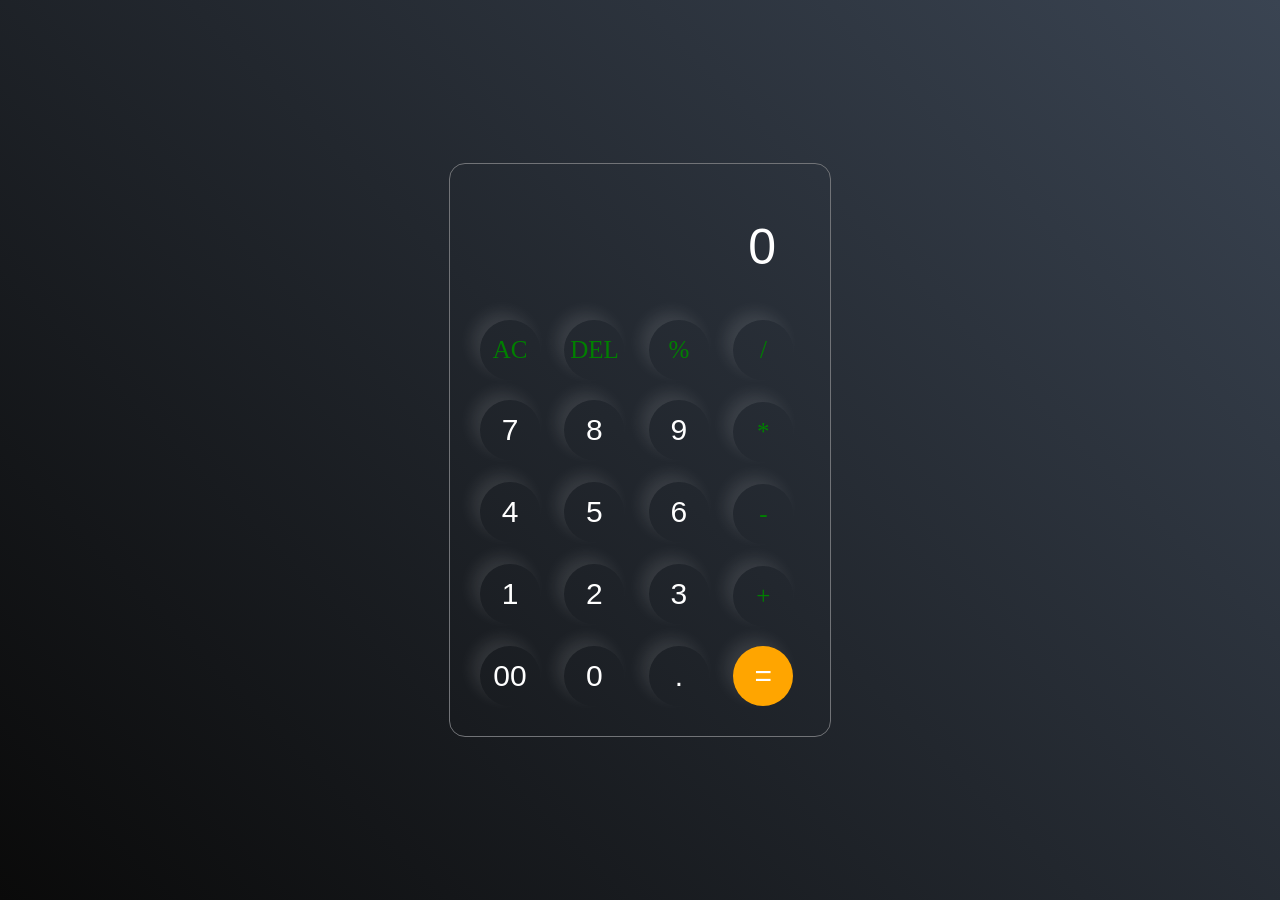
<file: Calculator Project/index.html>
<!DOCTYPE html>
<html lang="en">
<head>
    <meta charset="UTF-8">
    <meta name="viewport" content="width=device-width, initial-scale=1.0">
    <link rel="stylesheet" href="style.css">
    <title>CALCULATOR PROJECT</title>
</head>
<body>
    <div class="calculator">
        <input type="text" placeholder="0" id="inputBox">
        <div> 
            <button class="operator">AC</button>
            <button  class="operator">DEL</button>
            <button  class="operator">%</button>
            <button class="operator">/</button>

        </div>
        <div> 
            <button>7</button>
            <button>8</button>
            <button>9</button>
            <button class="operator">*</button>

        </div>
        <div> 
            <button>4</button>
            <button>5</button>
            <button>6</button>
            <button class="operator">-</button>

        </div>
        <div> 
            <button>1</button>
            <button>2</button>
            <button>3</button>
            <button class="operator">+</button>

        </div>
        <div> 
            <button>00</button>
            <button>0</button>
            <button>.</button>
            <button class="equalBtn">=</button>

        </div>
    </div>
    <script src="app.js"></script>
</body>
</html>
</file>
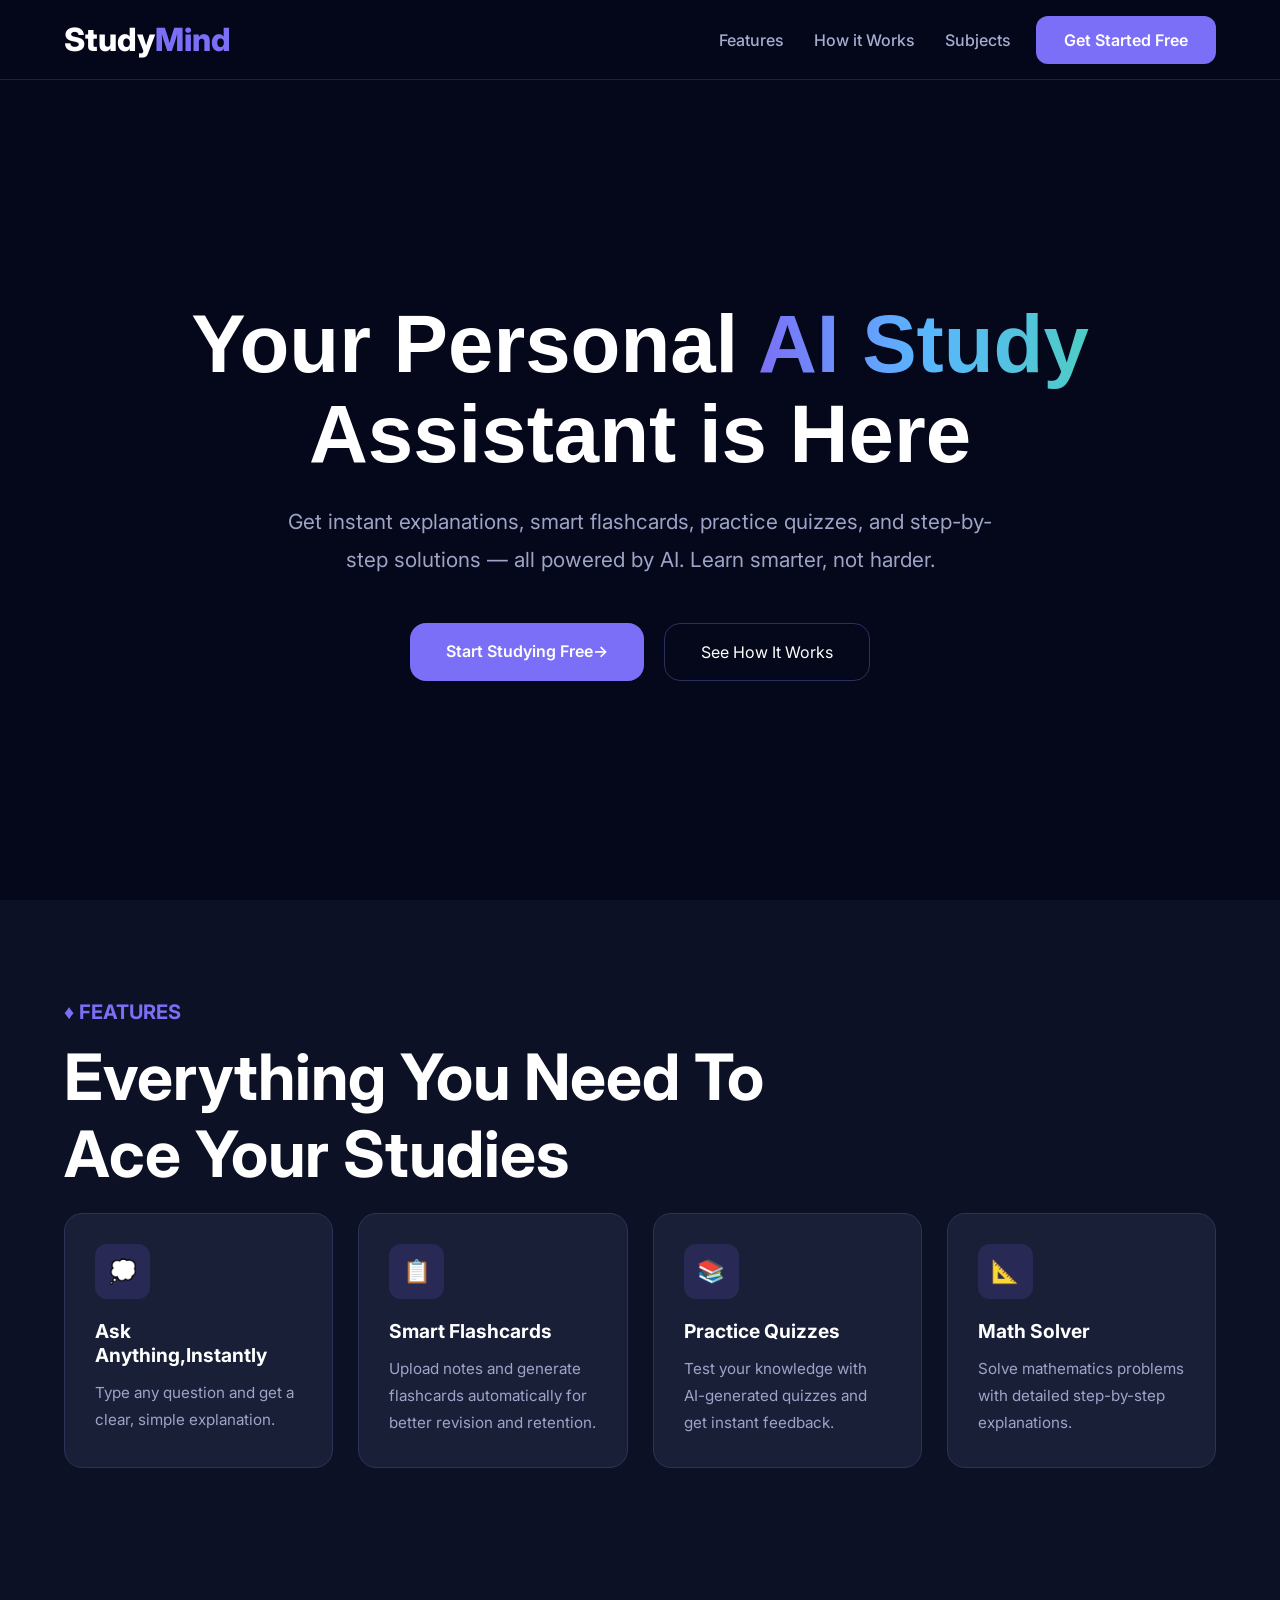
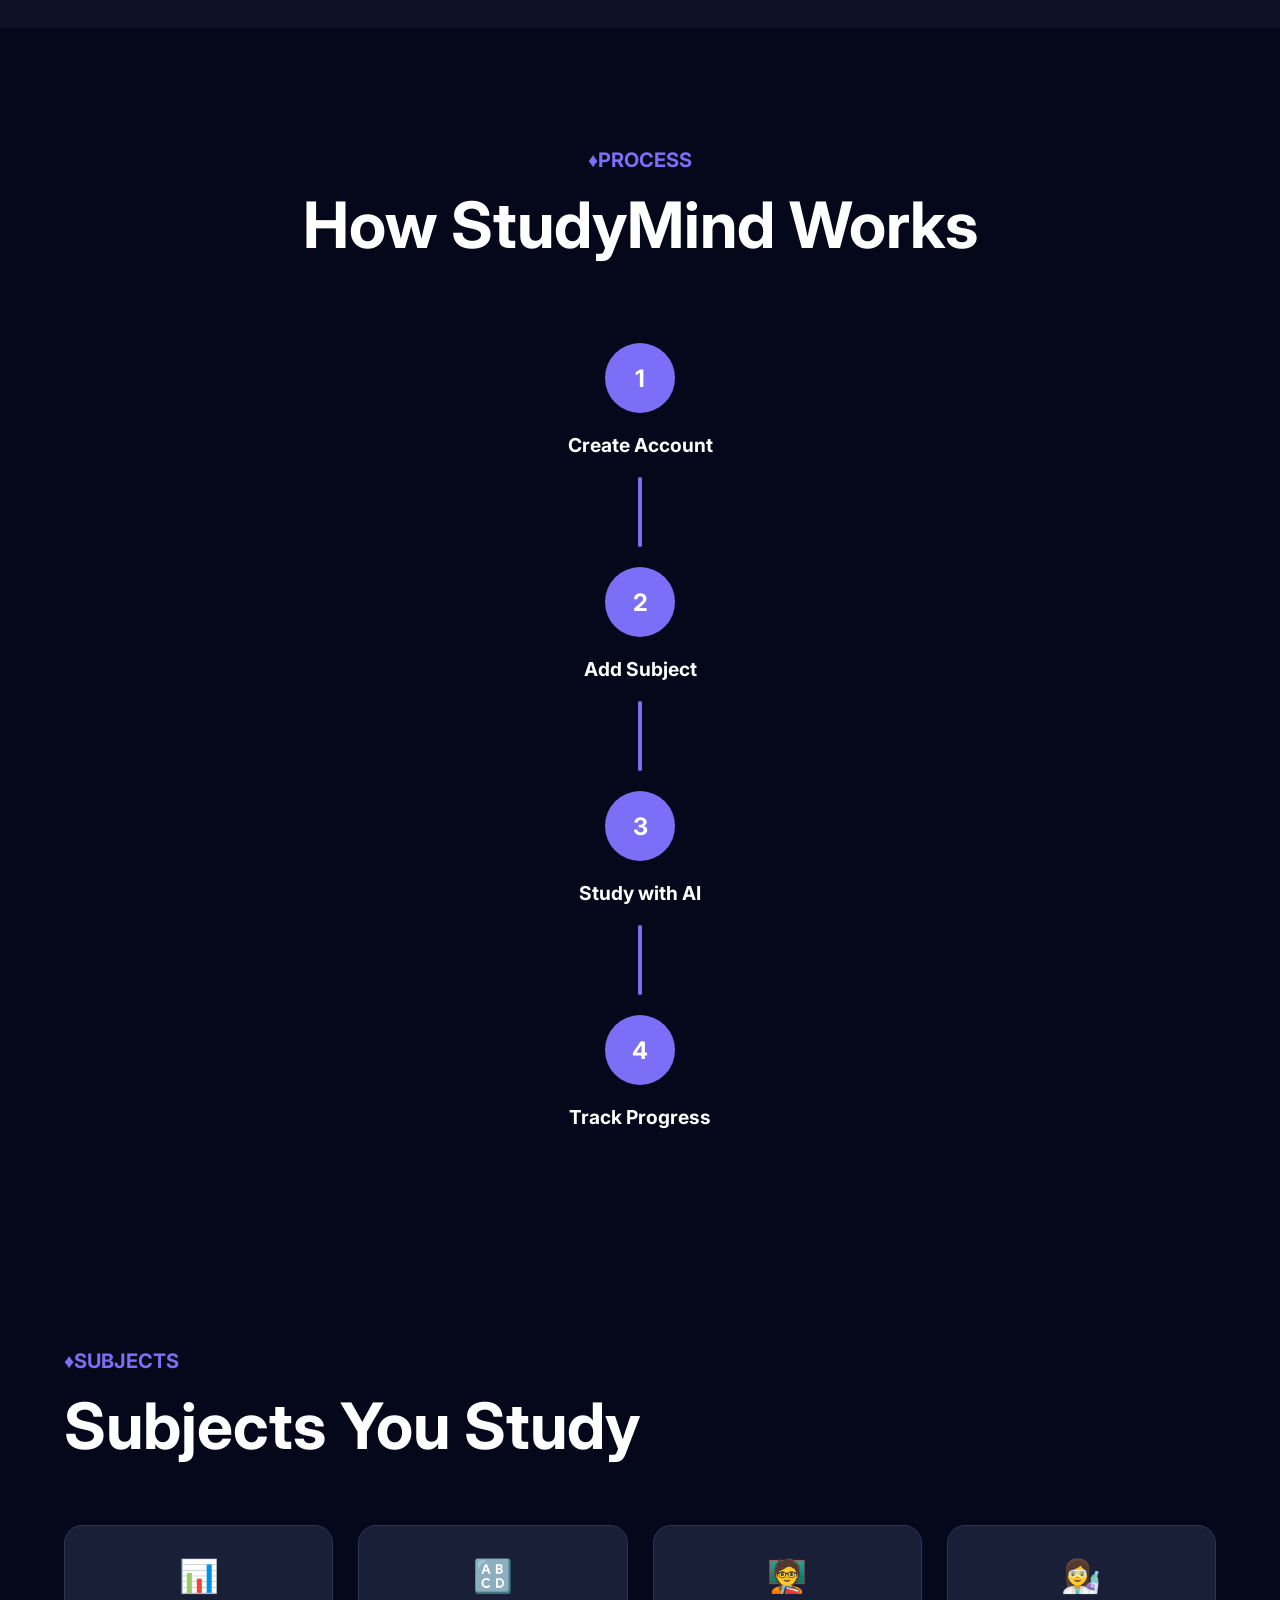
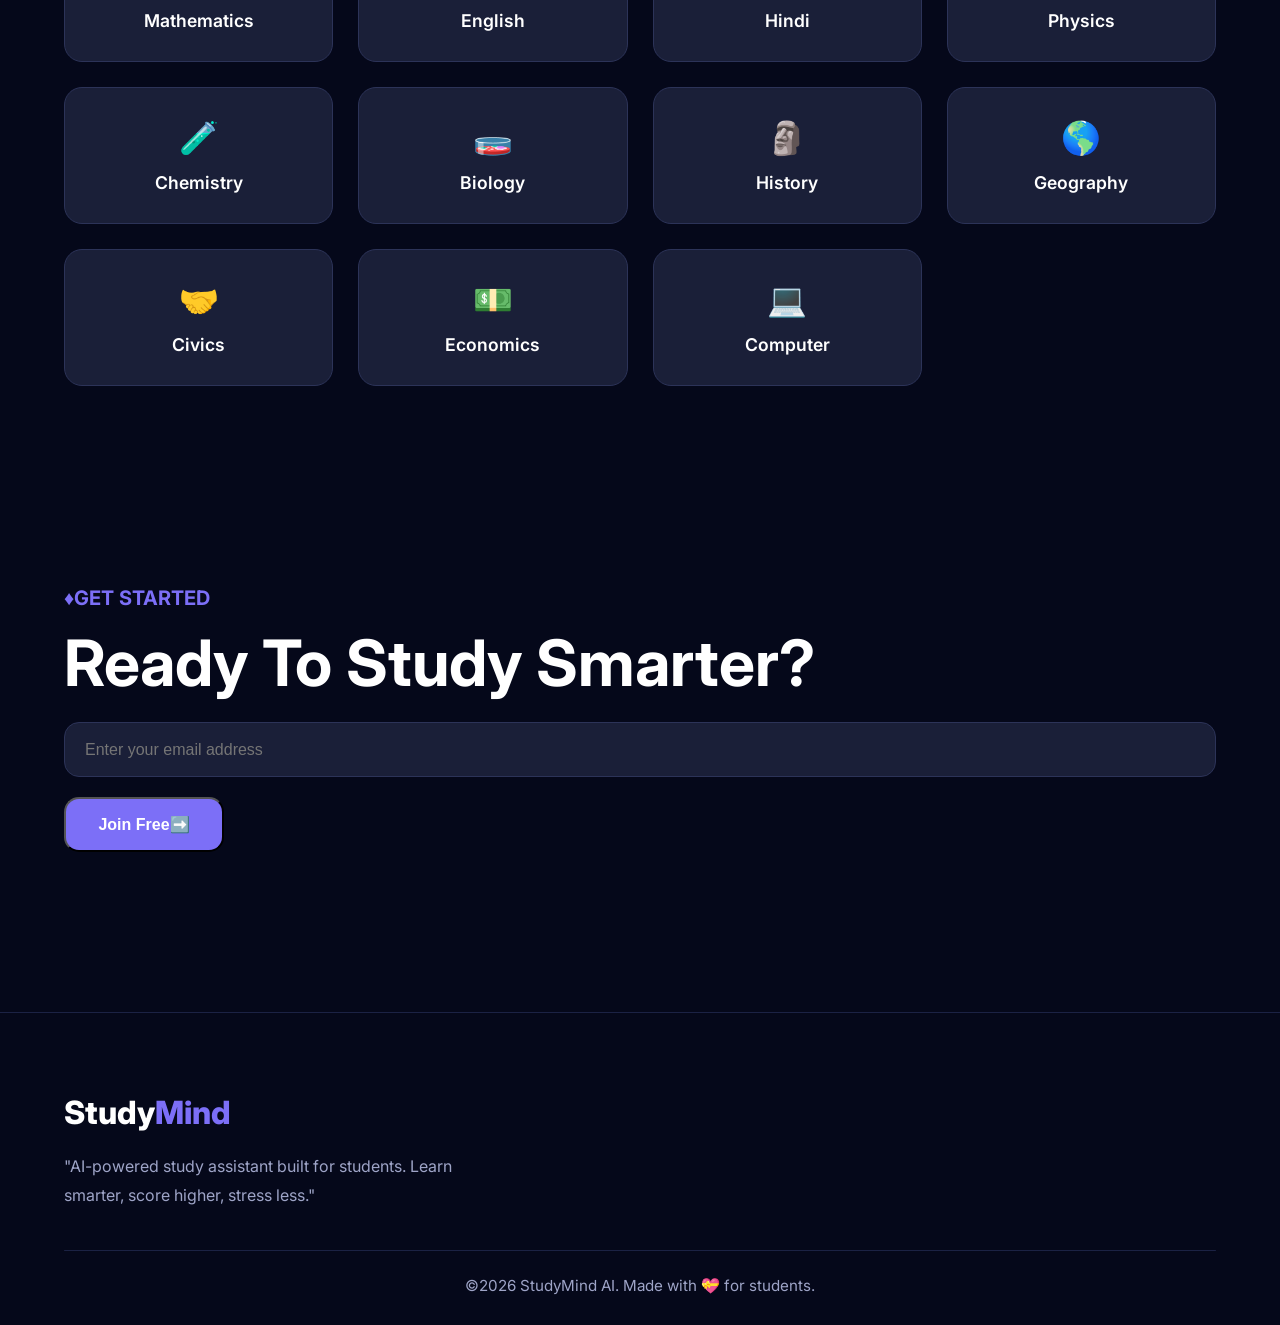
<file: Landing Page/index.html>
<!DOCTYPE html>
<html lang="en">
<head>
    <meta charset="UTF-8">
    <meta name="viewport" content="width=device-width, initial-scale=1.0">
    <title>AI Study Assistant</title>
    <link rel="preconnect" href="https://fonts.googleapis.com">
<link rel="preconnect" href="https://fonts.gstatic.com" crossorigin>
<link href="https://fonts.googleapis.com/css2?family=Inter:ital,opsz,wght@0,14..32,100..900;1,14..32,100..900&display=swap" rel="stylesheet">
<link rel="stylesheet" href="style.css">
</head>
<body>
    <div class="navbar">
            <div class="logo">
                Study<span>Mind</span>
            </div>
            <div class="nav-right">
            <div class="nav-links">
                <a href="#features">Features</a>
                <a href="#process">How it Works</a>
                <a href="#subjects">Subjects</a>
                </div>
                <div class="nav-btn">
                    <a href="#">Get Started Free</a>
                </div>
            </div>
            </div>
            <!-- hero section -->
             <section class="hero">
                <h1>
                    Your Personal
                    <span>AI Study</span>
                    <br>
                    Assistant is Here
                </h1>
                <p>
                     Get instant explanations, smart flashcards,
                    practice quizzes, and step-by-step solutions —
                     all powered by AI. Learn smarter, not harder.
                </p>
                <div class="hero-btns">
                    <a href="#started" class="first-btn">
                        Start Studying Free->
                    </a>
                    <a href="#process" class="second-btn">
                        See How It Works
                    </a>
                </div>
             </section>
             <section id="features">
                <div class="section-header">
                    <div class="section-tag">♦️ FEATURES</div>
                    <h2 class="section-title">
                        Everything You Need To <br>
                        Ace Your Studies
                    </h2>
                    <div class="features-grid">
                        <div class="features-card">
                            <div class="features-icon">💭</div>
                            <h3>Ask Anything,Instantly</h3>
                            <p>
                                    Type any question and get a clear, 
                                    simple explanation.</p>
                        </div>
                    <div class="features-card">
                        <div class="features-icon">📋</div>
                        <h3>Smart Flashcards</h3>
                        <p> 
                            Upload notes and generate flashcards automatically
                            for better revision and retention.
                        </p>
                    </div>
                    <div class="features-card">
                        <div class="features-icon">📚</div>
                        <h3>Practice Quizzes</h3>
                        <p>
                                Test your knowledge with AI-generated quizzes
                                and get instant feedback.
                            </p>
                    </div>
                    <div class="features-card">
                        <div class="features-icon">📐</div>
                            <h3>Math Solver</h3>
                            <p>
                                    Solve mathematics problems with detailed
                                    step-by-step explanations.
                            </p>
                        
                    </div>

                </div>
                </section>
                <section id="process">
                    <div class="section-header">
                        <div class="section-tag">
                            ♦️PROCESS
                        </div>
                        <h2 class="section-title">
                            How StudyMind Works
                        </h2>
                    </div>
                    <div class="process-container">
                        <div class="process-step">
                        <div class="step-circle">1</div>
                        <h3>Create Account</h3>
                    </div>
                    <div class="line"></div>
                    <div class="process-step">
                        <div class="step-circle">2</div>
                        <h3>Add Subject</h3>
                    </div>
                    <div class="line"></div>
                    <div class="process-step">
                        <div class="step-circle">3</div>
                        <h3>Study with AI</h3>
                    </div>
                    <div class="line"></div>
                    <div class="process-step">
                        <div class="step-circle">4</div>
                        <h3>Track Progress</h3>
                    </div>
                </div>

                </section>
                <section id="subjects">
                    <div class="section-header">
                        <div class="section-tag">♦️SUBJECTS</div>
                        <h2 class="section-title">
                            Subjects You Study
                        </h2>
                    </div>
                    <div class="subjects-grid">
                        <div class="subjects-card">
                            <span>📊</span>
                            <h3>Mathematics</h3>
                        </div>
                        <div class="subjects-card">
                            <span>🔠</span>
                            <h3>English</h3>
                        </div>
                        <div class="subjects-card">
                            <span>🧑‍🏫</span>
                            <h3>Hindi</h3>
                        </div>
                        <div class="subjects-card">
                            <span>👩‍🔬</span>
                            <h3>Physics</h3>
                        </div>
                        <div class="subjects-card">
                            <span>🧪</span>
                            <h3>Chemistry</h3>
                        </div>
                        <div class="subjects-card">
                            <span>🧫</span>
                            <h3>Biology</h3>
                        </div>
                        <div class="subjects-card">
                            <span>🗿</span>
                            <h3>History</h3>
                        </div>
                        <div class="subjects-card">
                            <span>🌎</span>
                            <h3>Geography</h3>
                        </div>
                        <div class="subjects-card">
                            <span>🤝</span>
                            <h3>Civics</h3>
                        </div>
                        <div class="subjects-card">
                            <span>💵</span>
                            <h3>Economics</h3>
                        </div>
                        <div class="subjects-card">
                            <span>💻</span>
                            <h3>Computer</h3>
                        </div>
                    </div>

                </section>
                <section id="started">
                    <div class="section-header">
                        <div class="section-tag">♦️GET STARTED</div>
                        <h2 class="section-title">
                            Ready To Study Smarter?
                        </h2>
                        <div class="email-fill">
                            <input type="email" placeholder="Enter your email address">
                        </div>
                        <button class="join-free">
                            
                        Join Free➡️

                        </button>
                    </div>
                
                </section>
               <section id="footer">
                <div class="footer-logo">
                    <h2>Study<span>Mind</span></h2>
                    <p>

                    "AI-powered study assistant built for students. 
                    Learn smarter, score higher, stress less."
                    </p>
                </div>
                <div class="line"></div>
                    <div class="copyright">
                        <p>©️2026 StudyMind AI. Made with 💝 for students.</p>
                    </div>
                
               </section> 

                

 <script src="script.js"></script>
    
</body>
</html>
</file>
<file: Calculator Project/style.css>
*{
    margin:0;
    padding:0;
    box-sizing: border-box;
    font-family: 'Lucida Sans', 'Lucida Sans Regular', 'Lucida Grande', 'Lucida Sans Unicode', Geneva, Verdana, sans-serif;
} 

body{
    width:100%;
    height:100vh;
    display:flex;
    justify-content: center;
    align-items: center;
    background:linear-gradient(45deg,#0a0a0a , #3a4452);

}
.calculator{
    border: 1px solid #717377;
    padding: 20px;
    border-radius:16px;
    background:transparent;
    box-shadow: 0px,3px, 15px rgba(113,115,119,0.5);

}
input{
    width:320px;
    border:none;
    padding:24px;
    margin:10px;
    background:transparent;
    box-shadow:0px 3px 15px rgbs(84,84,84,0.1);
    font-size: 50px;
    text-align:right;
    cursor:pointer;
    color: white;
}
input::placeholder{
    color: white;
}

button{
    border:none;
    width: 60px;
    height:60px;
    margin:10px;
    border-radius:50%;
    background:transparent;
    color: white;
    font-size:30px;
    box-shadow: -8px -8px 15px rgba(255,255,255,0.1);
    cursor:pointer;
}
.equalBtn{
    background-color: orange;
}

.operator{
    color:green;
    font: bolder;
    font-family: Cambria, Cochin, Georgia, Times, 'Times New Roman', serif;
    font-size: 25px;
}
</file>
<file: Landing Page/style.css>
*{
    margin:0;
    padding:0;
    box-sizing:border-box;
}
:root{
    --bg:#05081a;
    --surface:#0d1125;
    --border:#1b2244;
    --text:#ffffff;
    --muted:#9ea4c7;

    --purple:#7c6ff7;
    --cyan:#4ecdc4;

}
html{
    scroll-behavior: smooth;
}
body{
    background:var(--bg);
    color:white;
    font-family: 'Inter',sans-serif;
    overflow-x:hidden;
}
.navbar{
    position:sticky;
    top:0;
    z-index:1000;
    height:80px;
    display:flex;
    align-items:center;
    justify-content:space-between;
    padding:0 5%;
    background:rgba(5,8,26,.92);
    backdrop-filter:blur(20px);
    border-bottom:1px solid var(--border);
}
.logo{
     font-size:2rem;
    font-weight:800;
}
.logo span{
    color:var(--purple);
}
.nav-right{
    display:flex;
    align-items: center;
    gap:25px;
}
.nav-links{
    display:flex;
    gap:30px;
   
}
.nav-links a{
    color:#a6adcf;
    font-weight:500;
    transition:.3s;
    text-decoration: none;
}
.nav-links a:hover{
    color:white;
}
.nav-btn{
    background:var(--purple);
    color:white;
    padding:14px 28px;
    border-radius:12px;
    font-weight:600;
    transition:.3s;
}
.nav-btn a{
    text-decoration: none;
    color: white;
}
.nav-btn:hover{
    transform:translateY(-2px);
}
.hero{
    min-height:calc(100vh - 80px);
    display:flex;
    flex-direction: column;
    justify-content: center;
    align-items:center;
    text-align:center;
    padding:60px 20px;
    position:relative;
    overflow:hidden;
}
.hero h1{
    position:relative;
    z-index:2;
    font-family:'Space Grotesk',sans-serif;
    font-size:5.1rem;
    line-height:1.1;
    max-width:900px;
    margin-bottom:25px;
    font-weight:700;
}
.hero h1 span{
    background:linear-gradient(
        90deg,
        #7c6ff7,
        #59b6ff,
        #4ecdc4
    );

    -webkit-background-clip:text;
    -webkit-text-fill-color:transparent;
}

.hero p{
    position:relative;
    z-index:2;
    color:var(--muted);
    max-width:720px;
    font-size:1.3rem;
    line-height:1.8;
    margin-bottom:45px;
}
.hero-btns{
    position:relative;
    z-index:2;
    display:flex;
    gap:20px;
}
.first-btn{
    text-decoration:none;
    background:var(--purple);
    color:white;
    padding:18px 36px;
    border-radius:16px;
    font-weight:600;
    transition:.3s;
}
.first-btn:hover{
    transform:translateY(-3px);
}
.second-btn{
    text-decoration:none;
    color:white;
    border:1px solid #2a315d;
    padding:18px 36px;
    border-radius:16px;
    transition:.3s;
}
.second-btn:hover{
    border-color:var(--purple);
}
@media(max-width:900px){

    .hero h1{
        font-size:3.5rem;
    }

    .nav-links{
        display:none;
    }
}
@media(max-width:600px){

    .hero h1{
        font-size:2.6rem;
    }

    .hero p{
        font-size:1rem;
    }

    .hero-buttons{
        flex-direction:column;
        width:100%;
        max-width:300px;
    }
    .first-btn,
    .second-btn{
        text-align: center;
    }
}
#features{
    padding:100px 5%;
    background:var(--surface);
}
.section-header{
    margin-bottom:60px;
}
.section-tag{
   color:var(--purple);
    font-size:20px;
    font-weight:700;
    margin-bottom:15px;
}
.section-title{
    font-size:4rem;
    font-weight:700;
    color:white;
    line-height: 1.2;
    margin-bottom:20px;                                                                                                                                                                                                                                                                                                                                                                                                                                                                                                       
}
.features-grid{
    display:grid;
    grid-template-columns:repeat(4,1fr);
    gap:25px;
}
.features-card{
    background:#1a1f38;
    border:1px solid #2c3358;
    border-radius:18px;
    padding:30px;
    transition:0.3s;
}
.features-card:hover{
    transform:translateY(-5px);
    border-color:var(--purple);
}
.features-icon{
    width:55px;
    height:55px;
    display:flex;
    align-items:center;
    justify-content:center;
    background:rgba(124,111,247,.15);
    border-radius:12px; 
    font-size:1.4rem;
    margin-bottom:20px;
}
.features-card h3{
    color:white;
    margin-bottom:12px;
    font-size:1.2rem;
}
.features-card p{
    color:var(--muted);
    line-height:1.8;
    font-size:0.95rem;
}
#process{
    padding:120px 5%;
    
}
#process .section-header{
    text-align:center;
    margin-bottom:80px;
}
.process-container{
    display:flex;
    flex-direction:column;
    align-items:center;
    gap:20px;
}
.process-step{
    text-align:center;
}
.step-circle{
    width:70px;
    height:70px;
    margin:auto;
    margin-bottom:20px;
    border-radius:50%;
    background:var(--purple);
    display:flex;
    justify-content:center;
    align-items:center;
    font-size:1.5rem;
    font-weight:700;
    color:white;
}
.process-step h3{
    color:white;
    font-size:1.2rem;
}
.line{
    width:4px;
    height:70px;
    background:var(--purple);
    border-radius:10px;
}
#subjects{
    padding:100px 5%;
}
.subjects-grid{
    display:grid;
    grid-template-columns: repeat(4,1fr);
    gap: 25px;
    margin-top:60px;
}
.subjects-card{
    background:#1a1f38;
    border:1px solid #2c3358;
    border-radius:18px;
    padding:30px 20px;
    display:flex;
    flex-direction:column;
    align-items:center;
    justify-content:center;
    text-align:center;
    transition:0.3s;
}
.subjects-card:hover{
    transform:translateY(-5px);
    border-color:var(--purple);
}
.subjects-card span{
    font-size:2rem;
    margin-bottom:15px;
}
.subjects-card h3{
    color:white;
    font-size:1.1rem;
    font-weight:600;
}
#started{
    padding:100px 5%;
}
.email-fill input{
    width:100%;
    height:55px;
    background:#1a1f38;
    border:1px solid #2c3358;
    border-radius:15px;
   color:white;
   padding:0 20px;
   font-size:1rem;
   margin-bottom:20px;
}
.join-free{
    height:55px;
    width:160px;
   background:var(--purple);
    border-radius:15px;
    font-size: 1rem;
   font-weight:600;
   cursor:pointer;
    transition:0.3s;
    color:white;
}
#footer{
    padding:80px 5% 30px;
    border-top:1px solid var(--border);
}
.footer-logo h2{
    font-size:2rem;
    font-weight:800;
    color:white;
    margin-bottom:20px;
}
.footer-logo span{
    color:var(--purple);
}
.footer-logo p{
    color:var(--muted);
    line-height:1.8;
    max-width:400px;
    font-size:1rem;
}
#footer .line{
    width:100%;
    height:1px;
    background:var(--border);
    margin:40px 0 25px;
}
.copyright{
    text-align:center;
}
.copyright p{
    color:var(--muted);
    font-size:0.95rem;
}
</file>
